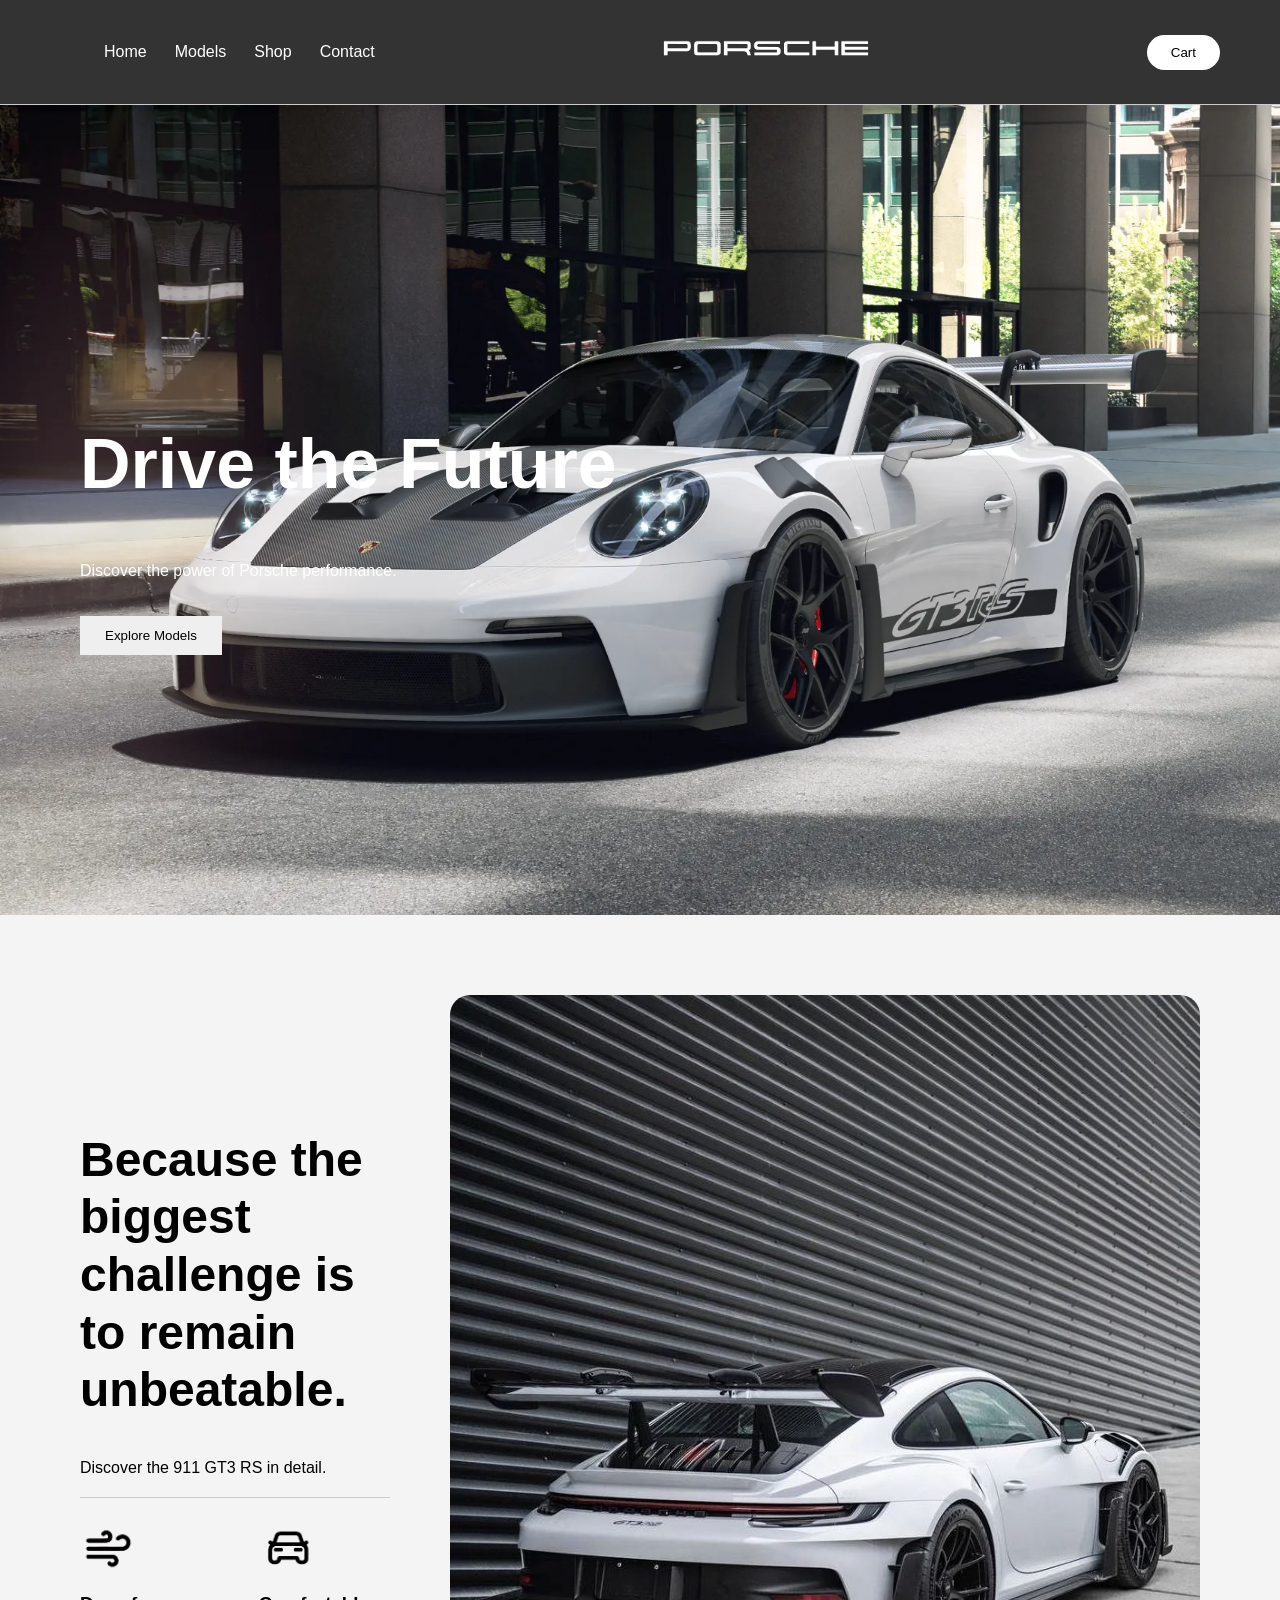
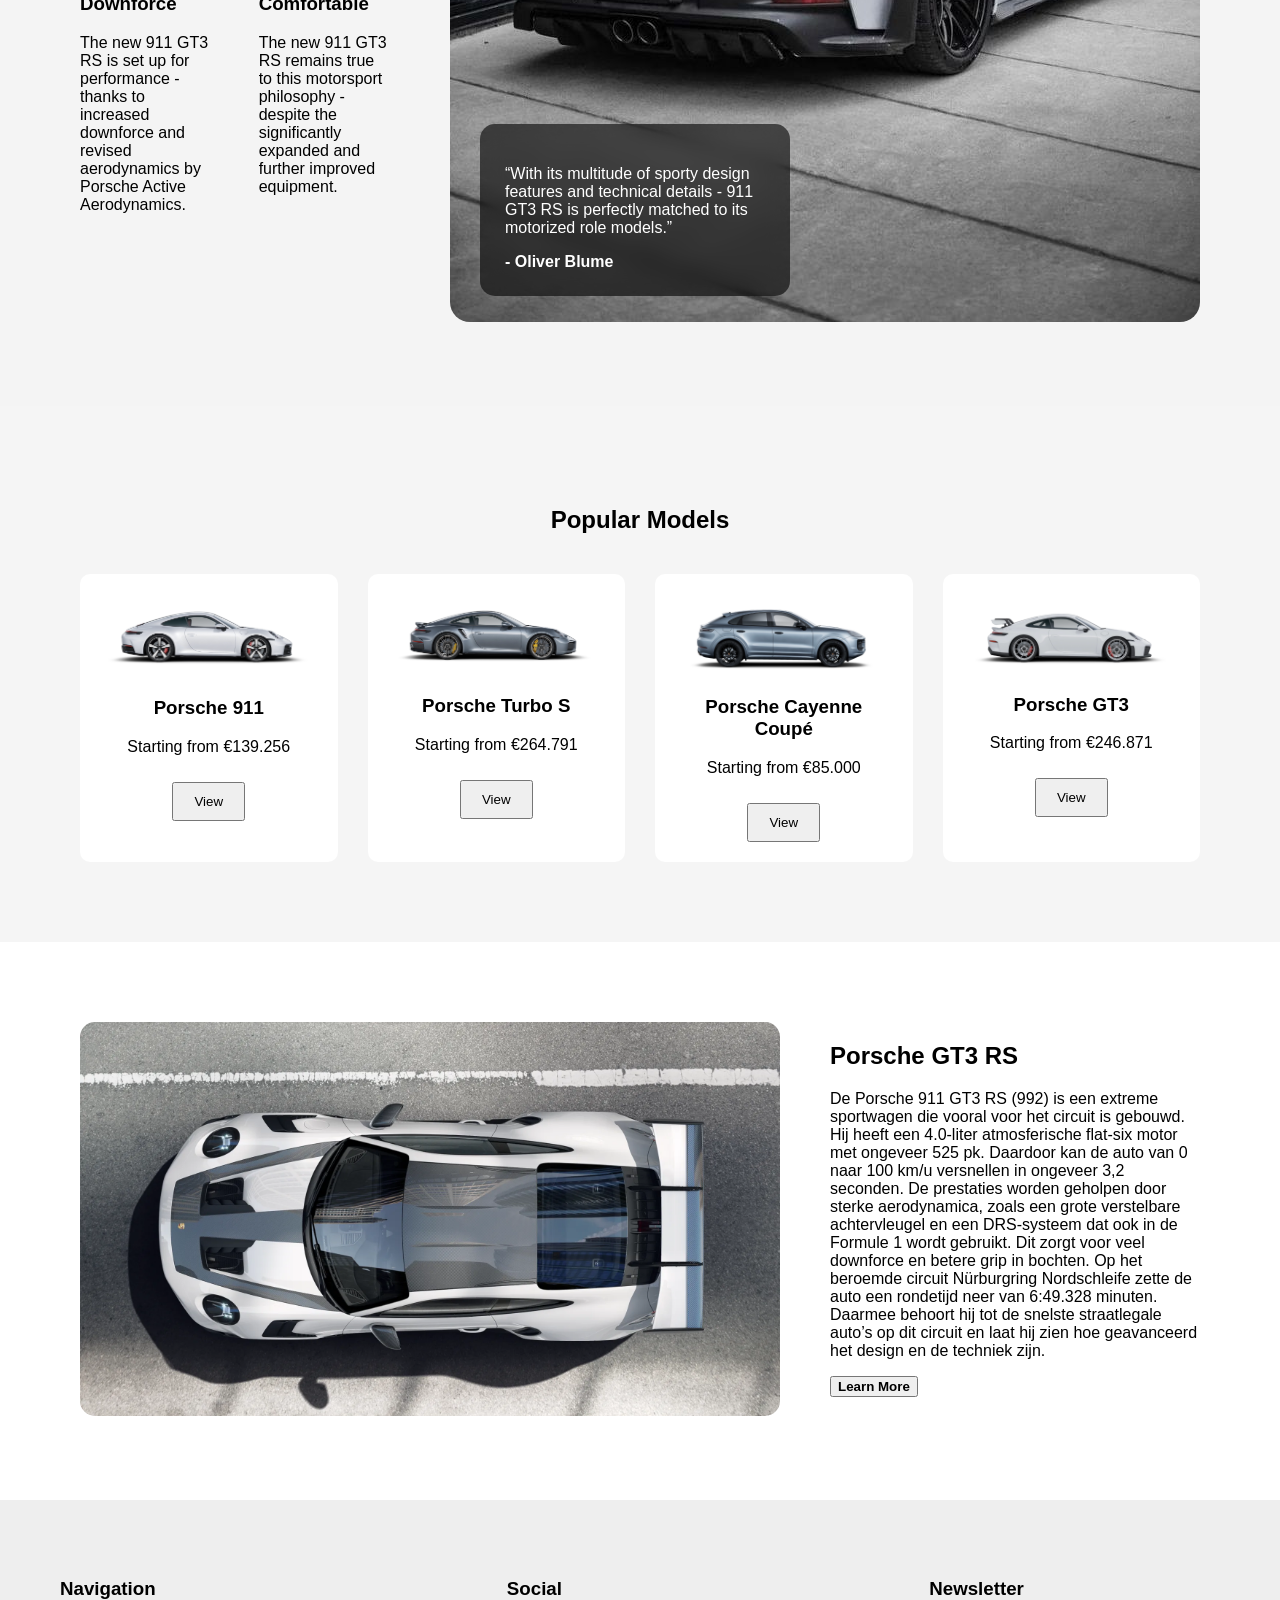
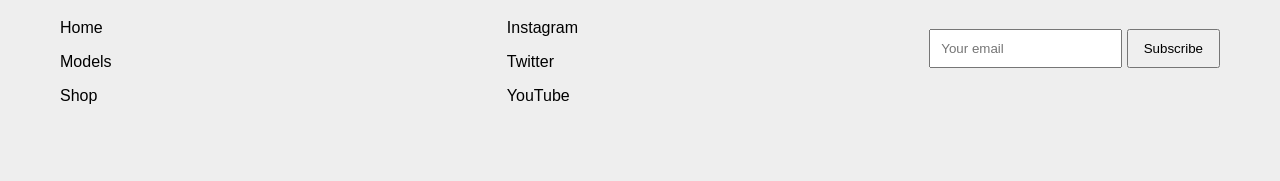
<file: index.html>
<!DOCTYPE html>
<html lang="nl">

<head>
    <meta charset="UTF-8">
    <meta name="viewport" content="width=device-width, initial-scale=1.0">
    <title>Porsche Webshop</title>
    <link rel="stylesheet" href="style.css">
</head>

<body>

    <header id="Home">
        <nav>
            <ul>
                <li><a href="#Home">Home</a></li>
                <li><a href="#Models">Models</a></li>
                <li><a href="Shop.html">Shop</a></li>
                <li><a href="#Contact">Contact</a></li>
            </ul>

            <div class="logo">
                <img src="foto/LOGO_P.png" alt="Porsche logo">
            </div>

            <button class="nav-btn"><a href="cart.html">Cart</a></button>

        </nav>
    </header>


    <section class="hero">

        <div class="hero-text">
            <h1>Drive the Future</h1>
            <p>Discover the power of Porsche performance.</p>
            <button><a href="#Models">Explore Models</a></button>
        </div>

    </section>


    <section class="updates">

        <div class="updates-container">

            <div class="updates-text">

                <h1>Because the biggest challenge is to remain unbeatable.</h1>
                <p class="subtext">
                    Discover the 911 GT3 RS in detail.
                </p>

                <div class="features-row">
                    <div class="feature-item">
                        <img src="foto/down.png" alt="downforce icon">
                        <h3>Downforce</h3>
                        <p>
                            The new 911 GT3 RS is set up for performance - thanks to increased downforce and revised
                            aerodynamics by Porsche Active Aerodynamics.
                        </p>
                    </div>

                    <div class="feature-item">
                        <img src="foto/ICON CAR.png" alt="comfortable icon">
                        <h3>Comfortable</h3>
                        <p>
                            The new 911 GT3 RS remains true to this motorsport philosophy - despite the significantly
                            expanded and further improved equipment.
                        </p>
                    </div>
                </div>

            </div>
            <div class="features">
                <div class="updates-image">

                    <img src="foto/RS.jpg" alt="Porsche driver">

                    <div class="quote">

                        <p>
                            “With its multitude of sporty design features
                            and technical details - 911 GT3 RS is perfectly
                            matched to its motorized role models.”
                        </p>

                        <span>- Oliver Blume</span>

                    </div>

                </div>

            </div>

    </section>


    <section class="cars" id="Models">

        <h2>Popular Models</h2>

        <div class="car-grid">

            <article class="car">
                <img src="foto/911.png">
                <h3>Porsche 911</h3>
                <p>Starting from €139.256</p>
                <button><a href="Shop.html">View</a></button>
            </article>

            <article class="car">
                <img src="foto/Turbo s.png">
                <h3>Porsche Turbo S</h3>
                <p>Starting from €264.791</p>
                <button><a href="Shop.html">View</a></button>
            </article>

            <article class="car">
                <img src="foto/Cayenne Coupé.png">
                <h3>Porsche Cayenne Coupé</h3>
                <p>Starting from €85.000</p>
                <button><a href="Shop.html">View</a></button>
            </article>

            <article class="car">
                <img src="foto/GT3.png">
                <h3>Porsche GT3</h3>
                <p>Starting from €246.871</p>
                <button><a href="Shop.html">View</a></button>
            </article>

        </div>

    </section>


    <section class="feature">

        <div class="feature-img">
            <img src="foto/GT3RSL.webp">
        </div>

        <div class="feature-text">

            <h1>Porsche GT3 RS</h1>

            <p>
                De Porsche 911 GT3 RS (992) is een extreme sportwagen die vooral voor het circuit is gebouwd. Hij heeft
                een 4.0-liter atmosferische flat-six motor met ongeveer 525 pk. Daardoor kan de auto van 0 naar 100 km/u
                versnellen in ongeveer 3,2 seconden. De prestaties worden geholpen door sterke aerodynamica, zoals een
                grote verstelbare achtervleugel en een DRS-systeem dat ook in de Formule 1 wordt gebruikt. Dit zorgt
                voor veel downforce en betere grip in bochten. Op het beroemde circuit Nürburgring Nordschleife zette de
                auto een rondetijd neer van 6:49.328 minuten. Daarmee behoort hij tot de snelste straatlegale auto’s op
                dit circuit en laat hij zien hoe geavanceerd het design en de techniek zijn.

            </p>

            <button><a href="https://www.porsche.com/netherlands/nl/models/911/911-gt3-rs/911-gt3-rs/">Learn
                    More</a></button>

        </div>

    </section>


    <footer id="Contact">

        <div class="footer-grid">
            <div>
                <h3>Navigation</h3>
                <p><a href="#Home">Home</a><br></p>
                <p><a href="#Models">Models</a><br></p>
                <p><a href="Shop.html">Shop</a><br></p>
            </div>

            <div>
                <h3>Social</h3>
                <p><a href="https://www.instagram.com/porsche/">Instagram</a><br></p>
                <p><a href="https://x.com/porsche/">Twitter</a><br></p>
                <p><a href="https://www.youtube.com/user/Porsche">YouTube</a><br></p>
            </div>

            <div>
                <h3>Newsletter</h3>
                <input placeholder="Your email">
                <button>Subscribe</button>
            </div>

        </div>

    </footer>

</body>

</html>
</file>
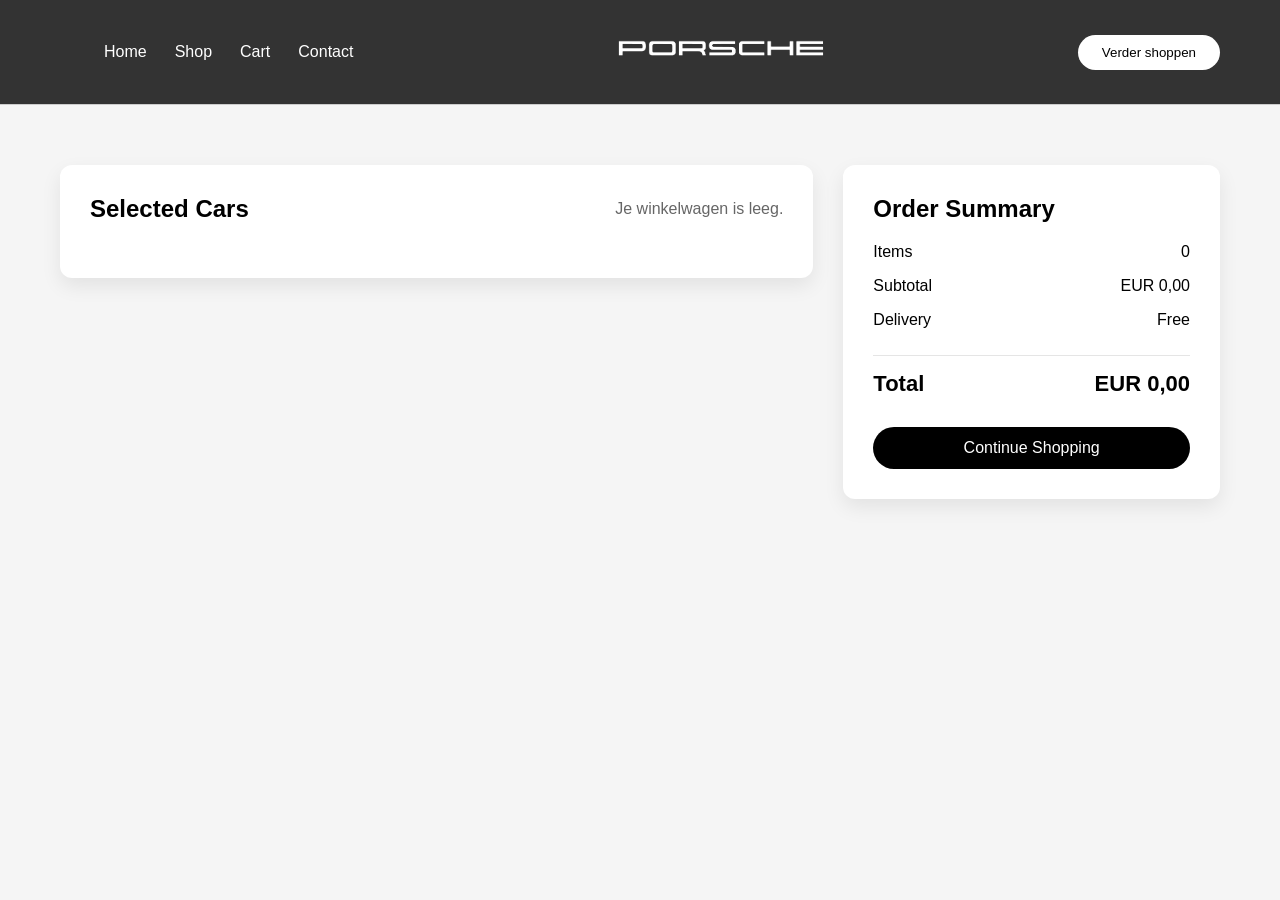
<file: cart.html>
<!doctype html>
<html lang="nl">

<head>
    <meta charset="UTF-8">
    <title>Winkelwagen</title>
    <link rel="stylesheet" href="style.css">
    <script src="cart.js" defer></script>
</head>

<body>
    <header>
        <nav>
            <ul>
                <li><a href="index.html">Home</a></li>
                <li><a href="Shop.html">Shop</a></li>
                <li><a href="cart.html">Cart</a></li>
                <li><a href="index.html#Contact">Contact</a></li>
            </ul>

            <div class="logo">
                <img src="foto/LOGO_P.png" alt="Porsche logo">
            </div>

            <button class="nav-btn">
                <a href="Shop.html">Verder shoppen</a>
            </button>
        </nav>
    </header>

    <main class="cart-layout">
        <section class="cart-panel">
            <div class="cart-title-row">
                <h2>Selected Cars</h2>
                <p class="subtle-text" id="cartStatus">Loading your cart...</p>
            </div>

            <div id="cartItems" class="cart-items"></div>
        </section>

        <aside class="summary-panel">
            <h2>Order Summary</h2>
            <div class="summary-lines">
                <div class="summary-line">
                    <span>Items</span>
                    <span id="summaryItems">0</span>
                </div>
                <div class="summary-line">
                    <span>Subtotal</span>
                    <span id="summarySubtotal">EUR 0,00</span>
                </div>
                <div class="summary-line">
                    <span>Delivery</span>
                    <span id="summaryDelivery">Free</span>
                </div>
                <div class="summary-total">
                    <span>Total</span>
                    <span id="summaryTotal">EUR 0,00</span>
                </div>
            </div>

            <div class="summary-actions">
                <a href="Shop.html" class="primary-link">Continue Shopping</a>
                <button type="button" id="clearCartButton" class="secondary-button">Clear Cart</button>
            </div>
        </aside>
    </main>
</body>

</html>
</file>
<file: style.css>
/* ===== GLOBAL ===== */

body {

    margin: 0;

    font-family: Arial, sans-serif;

    background: #f5f5f5;

}

/* ===== HEADER ===== */

header {

    background: #333;

    color: white;

    border-bottom: 1px solid #ccc;

}

/* ===== NAVBAR ===== */

nav {

    display: flex;

    justify-content: space-between;

    align-items: center;

    padding: 20px 60px;

}

nav ul {

    display: flex;

    list-style: none;

    gap: 20px;

}

nav a {

    color: white;

    text-decoration: none;

    padding: 4px;

    border-radius: 4px;

}

nav a:hover {

    background-color: rgba(255, 255, 255, 0.2);

}

.logo img {

    height: 60px;

}

.nav-btn {

    background: white;

    border: none;

    padding: 10px 20px;

    border-radius: 40px;

    cursor: pointer;

}

.nav-btn a {

    color: black;

    text-decoration: none;

}

/* ===== HERO ===== */

.hero {

    height: 90vh;

    background: url("foto/GT3RSB.webp") center/cover no-repeat;

    display: flex;

    align-items: center;

    padding-left: 80px;

    color: white;

    transition: filter 0.5s;

}

.hero h1 {

    font-size: 70px;

}

.hero-text a {

    color: rgb(0, 0, 0);

    text-decoration: none;

}

.hero button {

    margin-top: 20px;

    padding: 12px 25px;

    border: none;

    cursor: pointer;

}

/* ===== UPDATES ===== */

.updates {

    padding: 80px;

    background: #f4f4f4;

}

.updates-container {

    display: flex;

    align-items: center;

    gap: 60px;

}

.updates-text {

    flex: 10;

}

.updates-text h1 {

    font-size: 48px;

    line-height: 1.2;

}

.subtext {

    margin-top: 30px;

    border-bottom: 1px solid #ccc;

    padding-bottom: 20px;

}

/* IMAGE + QUOTE */

.updates-image {

    flex: 1;

    position: relative;

}

.updates-image img {

    width: 100%;

    border-radius: 20px;

}

.quote {

    position: absolute;

    bottom: 30px;

    left: 30px;

    background: rgba(0, 0, 0, 0.6);

    color: white;

    padding: 25px;

    border-radius: 15px;

    max-width: 260px;

    backdrop-filter: blur(10px);

}

.quote span {

    display: block;

    margin-top: 10px;

    font-weight: bold;

}

/* ===== CARS / SHOP ===== */

.cars {

    padding: 80px;

    text-align: center;

}

.car-grid {

    display: grid;

    grid-template-columns: repeat(4, 1fr);

    gap: 30px;

    margin-top: 40px;

}

.car {

    background: white;

    padding: 20px;

    border-radius: 10px;

    cursor: pointer;

    transition: transform 0.3s ease;

}

.car a {

    color: black;

    text-decoration: none;

}

.car img {

    width: 100%;

    border-radius: 10px;

}

.car button {

    margin-top: 10px;

    padding: 10px 20px;

    cursor: pointer;

}

.car:hover {

    transform: scale(1.05);

}

/* SHOP FILTER / SEARCH */

.search-filter-container {
    display: flex;
    flex-direction: column;
    align-items: center;
    padding: 10px 0 18px 0;
}

#searchInput {
    width: 320px;
    max-width: 100%;
    padding: 14px 20px;
    border: 1px solid #d6d6d6;
    border-radius: 999px;
    background: white;
    color: #111;
    font-size: 16px;
    outline: none;
    box-sizing: border-box;
    transition: all 0.3s ease;
    text-align: center;
}

#searchInput::placeholder {
    color: #8d8d8d;
}

#searchInput:focus {
    border-color: #111;
    box-shadow: 0 0 0 3px rgba(0, 0, 0, 0.08);
}

.filters {
    display: flex;
    flex-wrap: wrap;
    gap: 12px;
    margin-bottom: 24px;
    justify-content: center;
}

.filters button {
    background: white;
    color: #111;
    border: 1px solid #d0d0d0;
    padding: 12px 20px;
    border-radius: 999px;
    font-size: 15px;
    font-weight: 500;
    cursor: pointer;
    transition: all 0.25s ease;
}

.filters button:hover {
    background: #111;
    color: white;
    border-color: #111;
    transform: translateY(-2px);
}

.filters button.active {
    background: #111;
    color: white;
    border-color: #111;
}

/* SHOP CARD */

.models {

    padding: 40px;

}

.grid {

    display: grid;

    grid-template-columns: repeat(2, 1fr);

    gap: 30px;

}

.card {

    position: relative;

    overflow: hidden;

    border-radius: 10px;

    cursor: pointer;

    border: 1px solid #ccc;

    background: white;

}

/* IMAGE */

.card img {

    width: 100%;

    height: 100%;

    object-fit: cover;

    z-index: 1;

    transition: opacity 0.3s ease, transform 0.3s ease;

    display: block;

}

/* VIDEO */

.card video {

    position: absolute;

    top: 0;

    left: 0;

    width: 100%;

    height: 100%;

    object-fit: cover;

    z-index: 0;

    opacity: 0;

    transition: opacity 0.3s ease;

}

.card h2 img {

    width: auto;

    height: 50px;

    filter: brightness(0) invert(1) drop-shadow(0 0 8px rgba(0, 0, 0, 0.7));

    z-index: 2;

}

/* TITLE */

.card h2 {

    position: absolute;

    top: 10%;

    left: 50%;

    transform: translate(-50%, -50%);

    margin: 0;

    z-index: 2;

}

/* DESCRIPTION */

.card p {

    position: absolute;

    bottom: 20px;

    left: 20px;

    font-size: 14px;

    color: white;

    opacity: 0.8;

    z-index: 2;

}

/* HOVER EFFECTS */

.card:hover img {

    opacity: 0;

}

.card:hover video {

    opacity: 1;

}

.card:hover {
    transform: scale(1.05);
    transition: transform 0.3s ease;
}

/* ===== FEATURE ===== */

.feature {

    display: flex;

    gap: 50px;

    padding: 80px;

    background: white;

}

.feature-img img {

    width: 700px;

    border-radius: 15px;

}

.feature-text {

    max-width: 700px;

}

.feature-text a {

    color: black;

    text-decoration: none;

    font-weight: bold;

}

.features-row {

    display: flex;

    gap: 40px;

    margin-top: 20px;

    align-items: flex-start;

}

.feature-item {

    max-width: 340px;

}

.feature-item img {

    width: 56px;

    height: auto;

    display: block;

    margin-bottom: 10px;

}

/* ===== FOOTER ===== */

footer {

    background: #eee;

    padding: 60px;

}

.footer-grid {

    display: flex;

    justify-content: space-between;

}

.footer-grid p a {

    color: black;

    text-decoration: none;

}

.footer-grid h4 {

    margin-bottom: 10px;

}

.footer-grid input {

    padding: 10px;

    margin-top: 10px;

}

.footer-grid button {

    margin-top: 10px;

    padding: 10px 15px;

}

/* ===== SHOP - Car detail / variants */

.car-detail {
    padding: 60px;
    text-align: center;
}

.car-detail h1 {
    font-size: 48px;
    margin-bottom: 30px;
}

.variants {
    display: grid;
    grid-template-columns: repeat(2, 1fr);
    gap: 30px;
}

.variant {
    background: white;
    padding: 30px;
    border-radius: 12px;
    border: 1px solid #ccc;
    transition: transform 0.3s ease;
}

.variant:hover {
    transform: scale(1.03);
}

.variant h2 {
    margin-top: 0;
}

.variant p {
    margin: 10px 0;
    color: #333;
}

.variant button {
    margin-top: 15px;
    padding: 12px 22px;
    border: none;
    background: black;
    color: white;
    border-radius: 30px;
    cursor: pointer;
}

.variant button:hover {
    background: #444;
}

#carTitle {
    text-align: center;
    margin-bottom: 30px;
}

#carTitle img {
    width: 400px;
    max-width: 900px;
    height: auto;
}

.variant-img {
    width: 100%;
    max-width: 320px;
    height: 180px;
    object-fit: contain;
    display: block;
    margin: 0 auto 20px;
}

#carTitle img {
    width: auto;
    height: 50px;
    display: block;
    margin: 0 auto 30px;

}

/* Responsive: variants stack on small screens */
@media (max-width: 800px) {
    .variants {
        grid-template-columns: 1fr;
    }
}

/* ===== CART PAGE ===== */

.cart-layout {
    max-width: 1200px;
    margin: 0 auto;
    padding: 60px;
    display: grid;
    grid-template-columns: 2fr 1fr;
    gap: 30px;
    align-items: start;
}

.cart-panel,
.summary-panel {
    background: white;
    border-radius: 12px;
    overflow: hidden;
    box-shadow: 0 8px 20px rgba(0, 0, 0, 0.08);
    padding: 30px;
}

.cart-title-row {
    display: flex;
    justify-content: space-between;
    align-items: center;
    gap: 15px;
    margin-bottom: 25px;
}

.cart-title-row h2,
.summary-panel h2 {
    margin: 0;
}

.subtle-text {
    color: #666;
    margin: 0;
}

.cart-items {
    display: flex;
    flex-direction: column;
    gap: 20px;
}

.cart-item {
    display: flex;
    justify-content: space-between;
    align-items: center;
    gap: 20px;
    padding: 20px;
    border: 1px solid #e5e5e5;
    border-radius: 12px;
    background: #fff;
}

.cart-item-info h3 {
    margin: 0 0 10px 0;
    font-size: 22px;
}

.cart-item-info p {
    margin: 6px 0;
    color: #333;
}

.cart-item-actions {
    display: flex;
    align-items: center;
    justify-content: flex-end;
}

.summary-lines {
    display: flex;
    flex-direction: column;
    gap: 16px;
    margin-top: 20px;
}

.summary-line,
.summary-total {
    display: flex;
    justify-content: space-between;
    align-items: center;
}

.summary-total {
    margin-top: 10px;
    padding-top: 15px;
    border-top: 1px solid #e5e5e5;
    font-size: 22px;
    font-weight: bold;
}

.summary-actions {
    margin-top: 30px;
    display: flex;
    flex-direction: column;
    gap: 15px;
}

.primary-link {
    display: inline-block;
    text-align: center;
    text-decoration: none;
    background: black;
    color: white;
    padding: 12px 18px;
    border-radius: 30px;
    transition: 0.3s ease;
}

.primary-link:hover {
    background: #444;
}

.secondary-button,
.remove-item-btn {
    border: none;
    background: black;
    color: white;
    padding: 10px 18px;
    border-radius: 30px;
    cursor: pointer;
    transition: 0.3s ease;
}

.secondary-button:hover,
.remove-item-btn:hover {
    background: #444;
}

/* ===== RESPONSIVE ===== */

@media (max-width: 900px) {
    .cart-layout {
        grid-template-columns: 1fr;
        padding: 30px 20px;
    }

    .cart-item {
        flex-direction: column;
        align-items: flex-start;
    }

    .cart-item-actions {
        width: 100%;
        justify-content: flex-start;
    }
}

@media (max-width: 600px) {
    .cart-title-row {
        flex-direction: column;
        align-items: flex-start;
    }

    .cart-panel,
    .summary-panel {
        padding: 20px;
    }

    .cart-item-info h3 {
        font-size: 20px;
    }

    .summary-total {
        font-size: 20px;
    }
}
</file>
